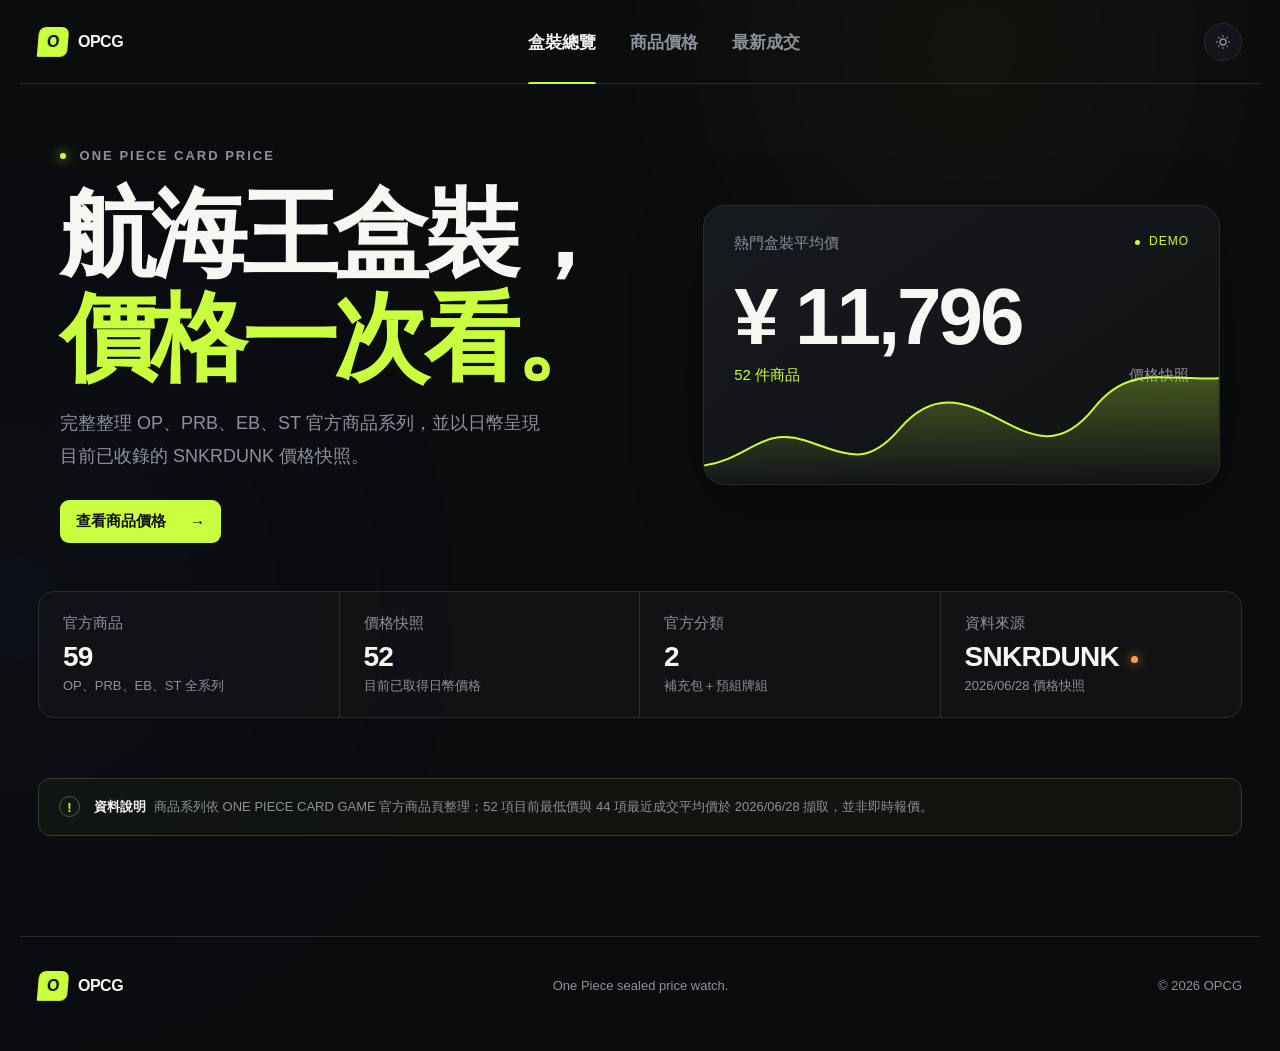
<file: index.html>
<!doctype html>
<html lang="zh-Hant">
  <head>
    <meta charset="UTF-8" />
    <meta name="viewport" content="width=device-width, initial-scale=1.0" />
    <meta name="description" content="整理航海王卡牌 OP、PRB、EB、ST 官方商品與 SNKRDUNK 日幣價格快照。" />
    <title>OPCG — 盒裝總覽</title>
    <link rel="stylesheet" href="styles.css?v=20260629-7" />
  </head>
  <body>
    <div class="ambient ambient-one"></div>
    <div class="ambient ambient-two"></div>

    <header class="topbar">
      <a class="brand" href="index.html" aria-label="OPCG 首頁">
        <span class="brand-mark">O</span>
        <span>OPCG</span>
      </a>
      <nav class="nav" aria-label="主要導覽">
        <a class="active" href="index.html" aria-current="page">盒裝總覽</a>
        <a href="products.html">商品價格</a>
        <a href="activity.html">最新成交</a>
      </nav>
      <button class="icon-button" id="themeButton" aria-label="切換顯示模式">
        <svg viewBox="0 0 24 24" aria-hidden="true"><path d="M12 3v2m0 14v2M3 12h2m14 0h2M5.64 5.64l1.42 1.42m9.88 9.88 1.42 1.42m0-12.72-1.42 1.42M7.06 16.94l-1.42 1.42M16 12a4 4 0 1 1-8 0 4 4 0 0 1 8 0Z"/></svg>
      </button>
    </header>

    <main>
      <section class="hero">
        <div class="hero-copy">
          <span class="eyebrow"><i></i> ONE PIECE CARD PRICE</span>
          <h1>航海王盒裝，<br /><em>價格一次看。</em></h1>
          <p>完整整理 OP、PRB、EB、ST 官方商品系列，並以日幣呈現目前已收錄的 SNKRDUNK 價格快照。</p>
          <a class="primary-link" href="products.html">查看商品價格 <span>→</span></a>
        </div>
        <div class="hero-stat" aria-label="市場指數">
          <div class="index-top">
            <span>熱門盒裝平均價</span>
            <span class="live"><i></i> DEMO</span>
          </div>
          <strong>¥ 11,796</strong>
          <div class="index-bottom"><span class="positive">52 件商品</span><span>價格快照</span></div>
          <svg class="hero-chart" viewBox="0 0 400 100" preserveAspectRatio="none" aria-hidden="true">
            <defs><linearGradient id="chartFill" x1="0" y1="0" x2="0" y2="1"><stop offset="0" stop-color="#caff3d" stop-opacity=".28"/><stop offset="1" stop-color="#caff3d" stop-opacity="0"/></linearGradient></defs>
            <path class="chart-area" d="M0 84 C35 78 45 50 78 62 S126 86 152 52 S202 28 228 43 S276 72 303 34 S356 10 400 8 L400 100 L0 100Z"/>
            <path class="chart-line" d="M0 84 C35 78 45 50 78 62 S126 86 152 52 S202 28 228 43 S276 72 303 34 S356 10 400 8"/>
          </svg>
        </div>
      </section>

      <section class="metric-grid" aria-label="市場摘要">
        <article class="metric"><span>官方商品</span><strong>59</strong><small>OP、PRB、EB、ST 全系列</small></article>
        <article class="metric"><span>價格快照</span><strong>52</strong><small>目前已取得日幣價格</small></article>
        <article class="metric"><span>官方分類</span><strong>2</strong><small>補充包＋預組牌組</small></article>
        <article class="metric"><span>資料來源</span><strong>SNKRDUNK <b class="heat-dot"></b></strong><small>2026/06/28 價格快照</small></article>
      </section>

      <section class="notice">
        <span>!</span>
        <p><strong>資料說明</strong>商品系列依 ONE PIECE CARD GAME 官方商品頁整理；52 項目前最低價與 44 項最近成交平均價於 2026/06/28 擷取，並非即時報價。</p>
      </section>
    </main>

    <footer><a class="brand" href="index.html"><span class="brand-mark">O</span><span>OPCG</span></a><p>One Piece sealed price watch.</p><span>© 2026 OPCG</span></footer>
    <script src="data/price-snapshot.js"></script>
    <script src="app.js?v=20260629-6"></script>
  </body>
</html>
</file>
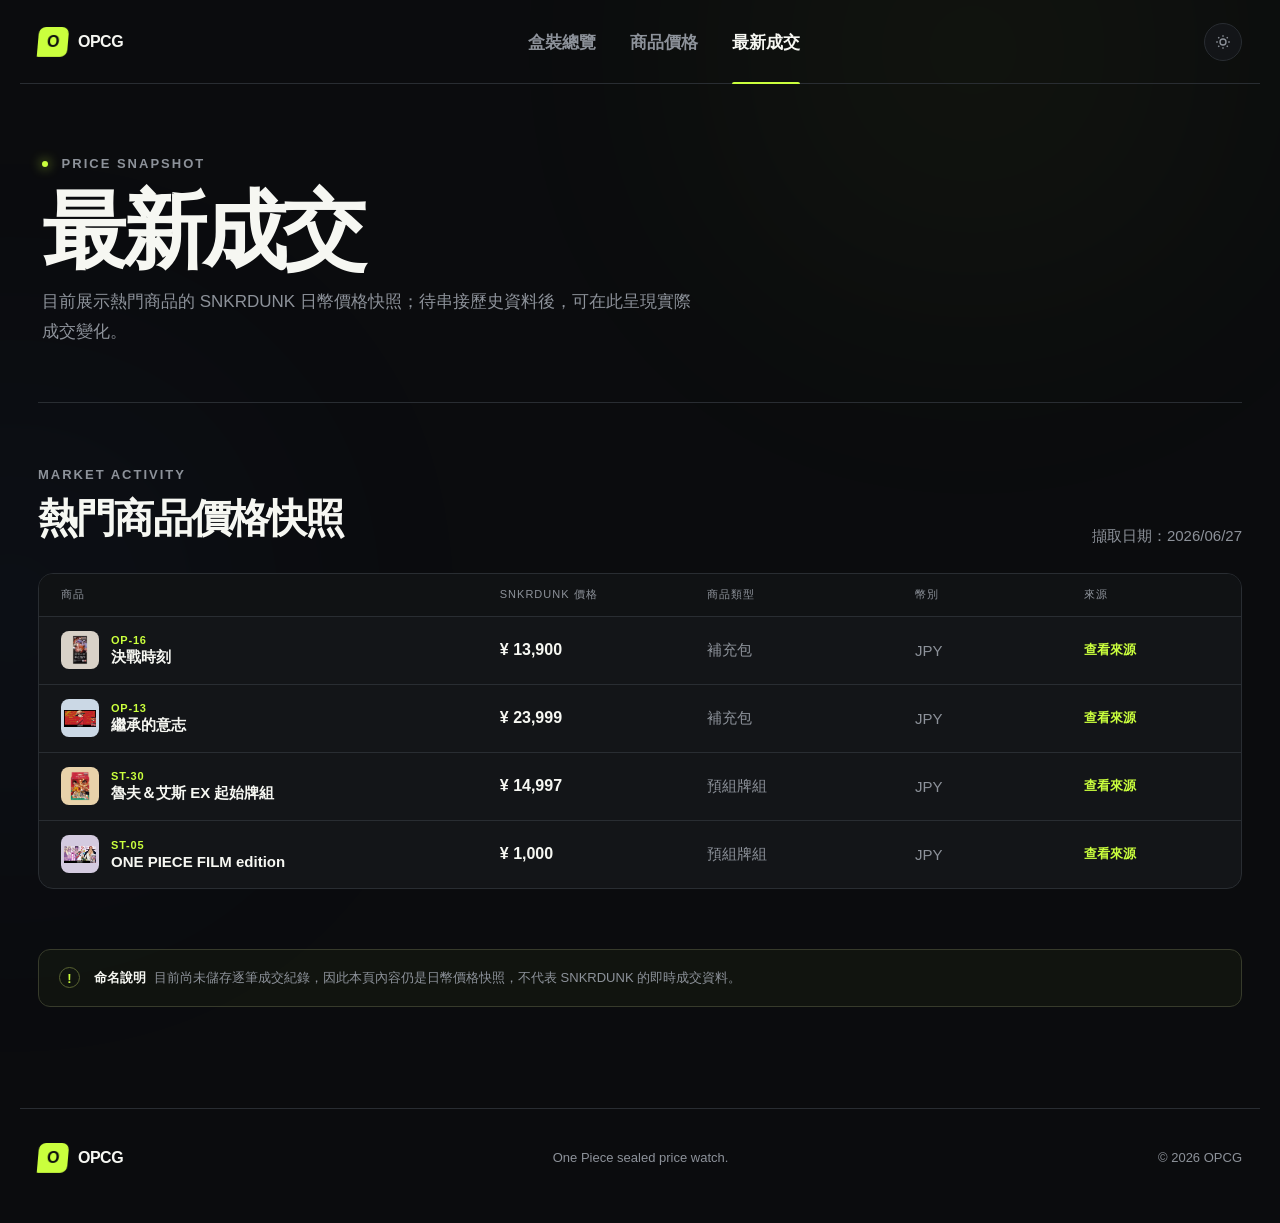
<file: activity.html>
<!doctype html>
<html lang="zh-Hant">
  <head>
    <meta charset="UTF-8" />
    <meta name="viewport" content="width=device-width, initial-scale=1.0" />
    <meta name="description" content="查看航海王卡牌盒裝熱門商品的 SNKRDUNK 價格快照。" />
    <title>OPCG — 最新成交</title>
    <link rel="stylesheet" href="styles.css?v=20260629-7" />
  </head>
  <body>
    <div class="ambient ambient-one"></div>
    <div class="ambient ambient-two"></div>

    <header class="topbar">
      <a class="brand" href="index.html" aria-label="OPCG 首頁">
        <span class="brand-mark">O</span>
        <span>OPCG</span>
      </a>
      <nav class="nav" aria-label="主要導覽">
        <a href="index.html">盒裝總覽</a>
        <a href="products.html">商品價格</a>
        <a class="active" href="activity.html" aria-current="page">最新成交</a>
      </nav>
      <button class="icon-button" id="themeButton" aria-label="切換顯示模式">
        <svg viewBox="0 0 24 24" aria-hidden="true"><path d="M12 3v2m0 14v2M3 12h2m14 0h2M5.64 5.64l1.42 1.42m9.88 9.88 1.42 1.42m0-12.72-1.42 1.42M7.06 16.94l-1.42 1.42M16 12a4 4 0 1 1-8 0 4 4 0 0 1 8 0Z"/></svg>
      </button>
    </header>

    <main class="page-main">
      <section class="page-intro">
        <span class="eyebrow"><i></i> PRICE SNAPSHOT</span>
        <h1>最新成交</h1>
        <p>目前展示熱門商品的 SNKRDUNK 日幣價格快照；待串接歷史資料後，可在此呈現實際成交變化。</p>
      </section>

      <section class="activity-section page-section">
        <div class="section-heading">
          <div><span class="eyebrow">MARKET ACTIVITY</span><h2>熱門商品價格快照</h2></div>
          <span class="update-time">擷取日期：2026/06/27</span>
        </div>
        <div class="activity-card">
          <div class="activity-head"><span>商品</span><span>SNKRDUNK 價格</span><span>商品類型</span><span>幣別</span><span>來源</span></div>
          <div id="activityList"></div>
        </div>
      </section>

      <section class="notice">
        <span>!</span>
        <p><strong>命名說明</strong>目前尚未儲存逐筆成交紀錄，因此本頁內容仍是日幣價格快照，不代表 SNKRDUNK 的即時成交資料。</p>
      </section>
    </main>

    <footer><a class="brand" href="index.html"><span class="brand-mark">O</span><span>OPCG</span></a><p>One Piece sealed price watch.</p><span>© 2026 OPCG</span></footer>
    <script src="data/price-snapshot.js"></script>
    <script src="app.js?v=20260629-6"></script>
  </body>
</html>
</file>
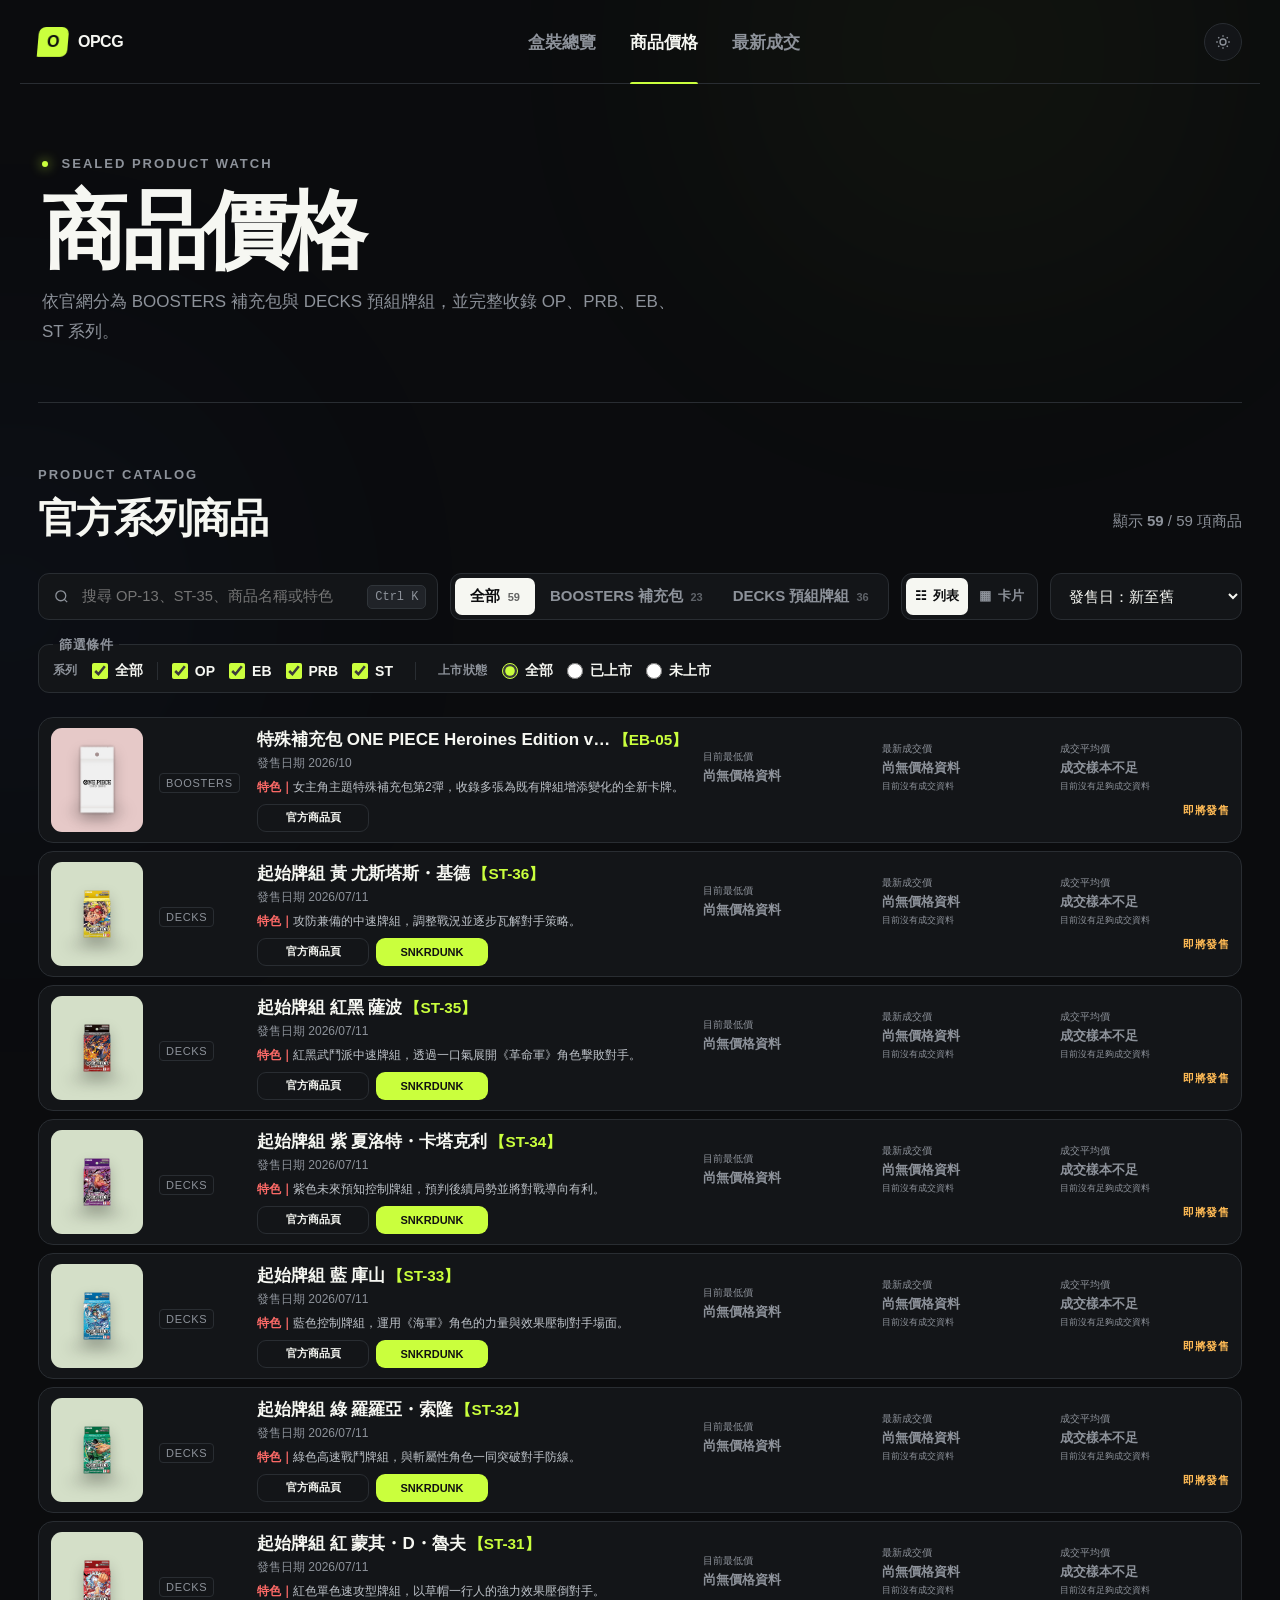
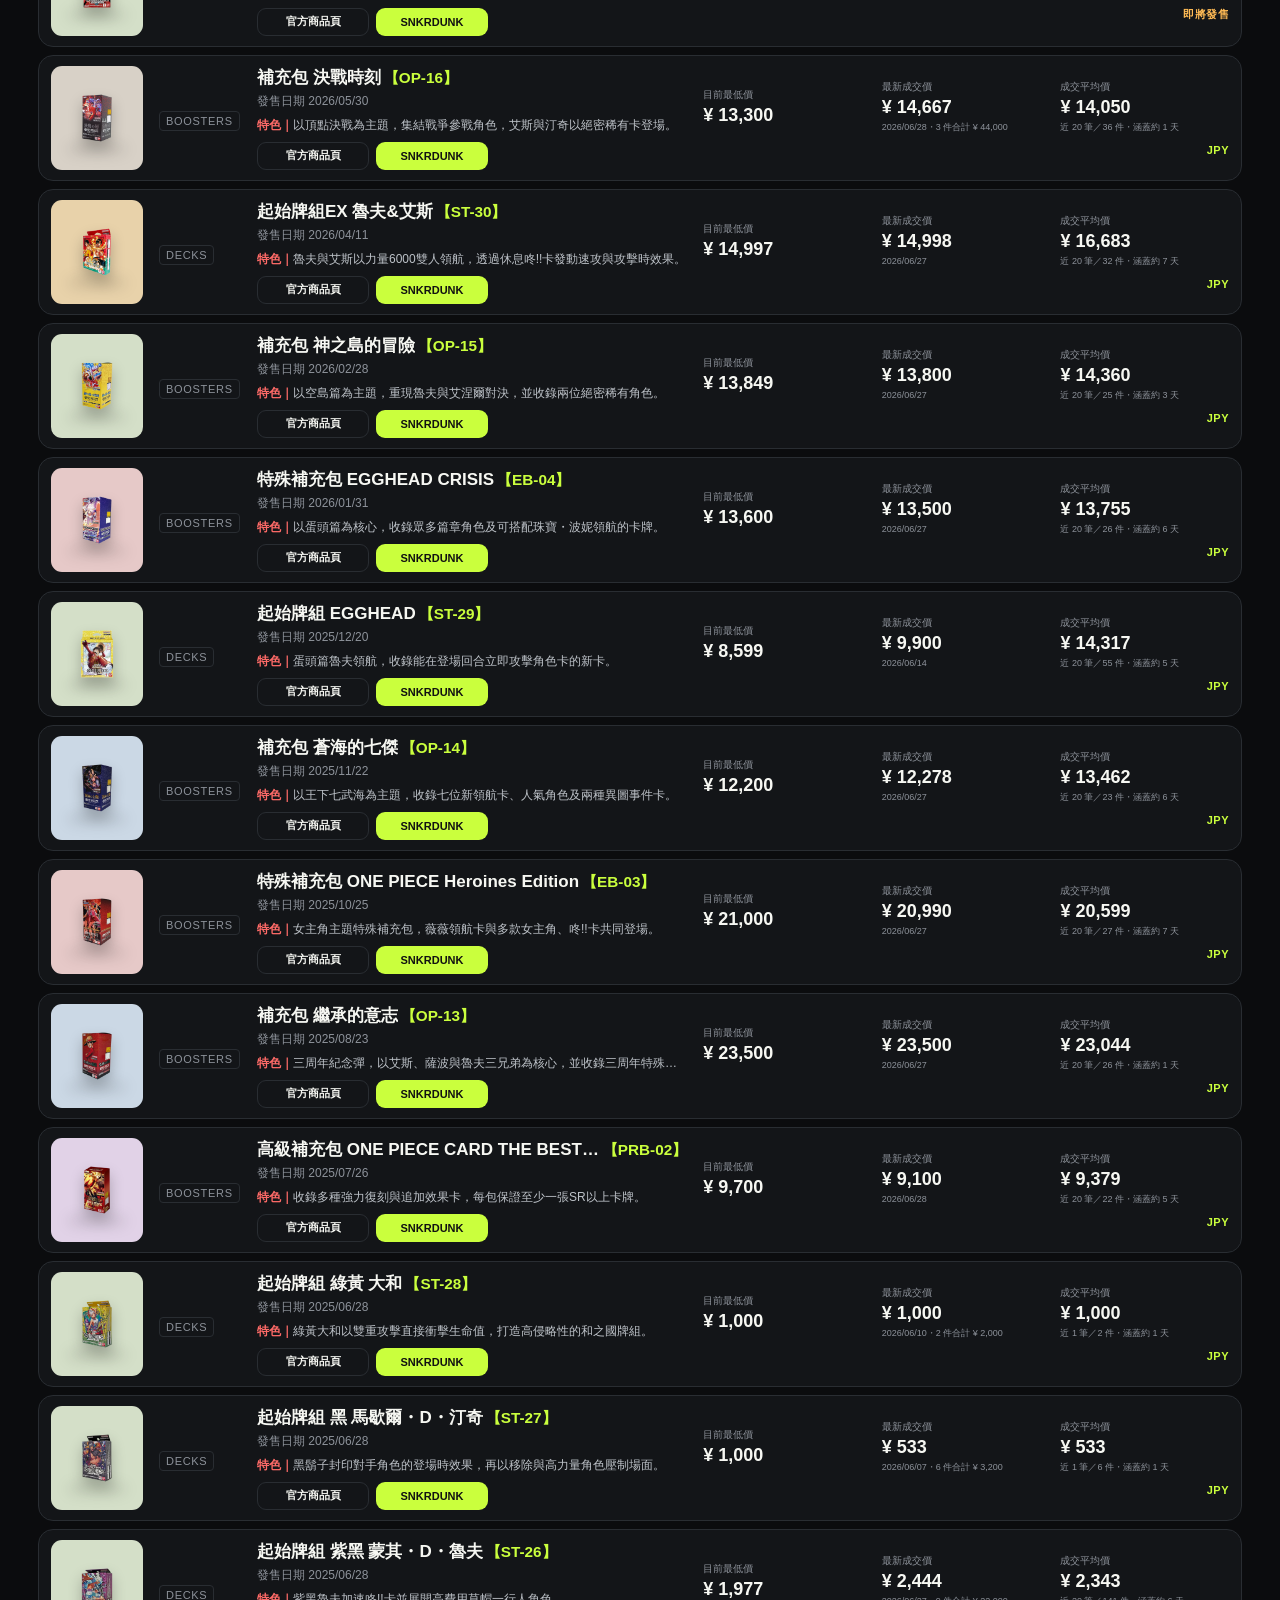
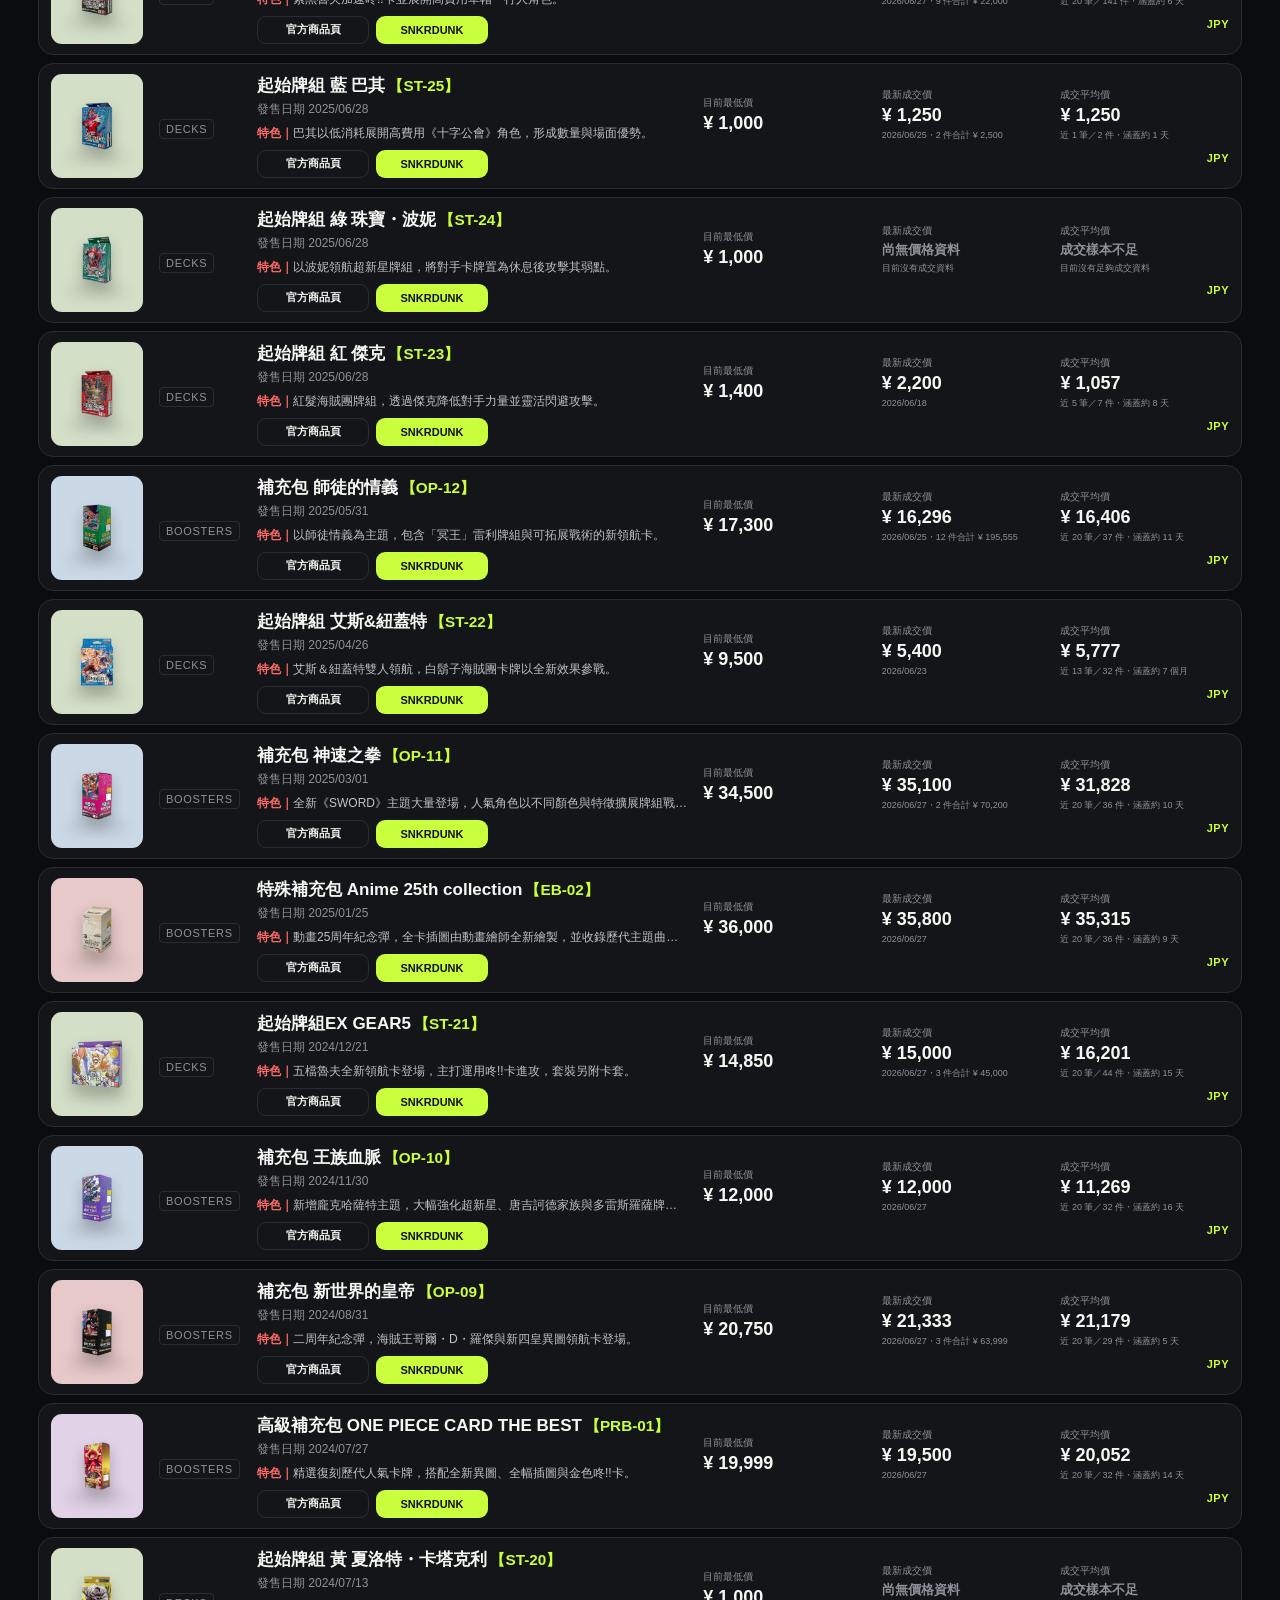
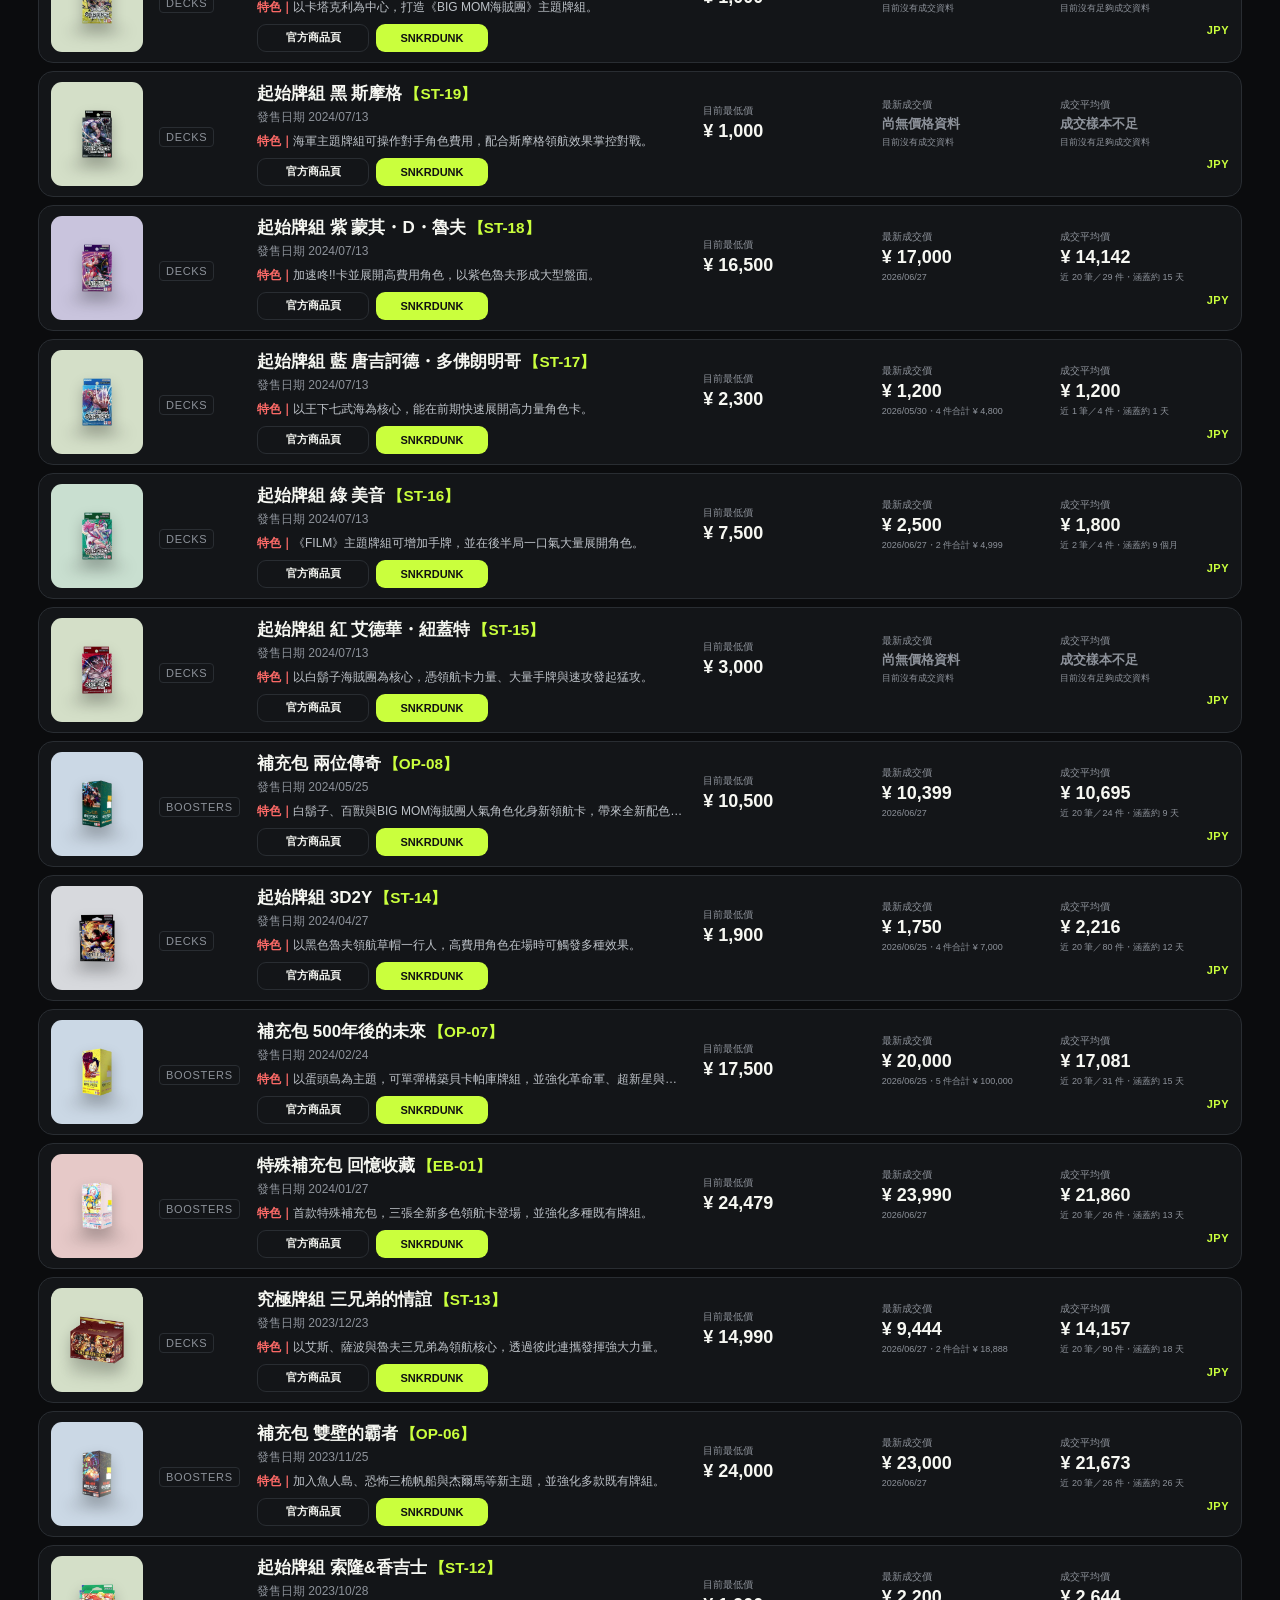
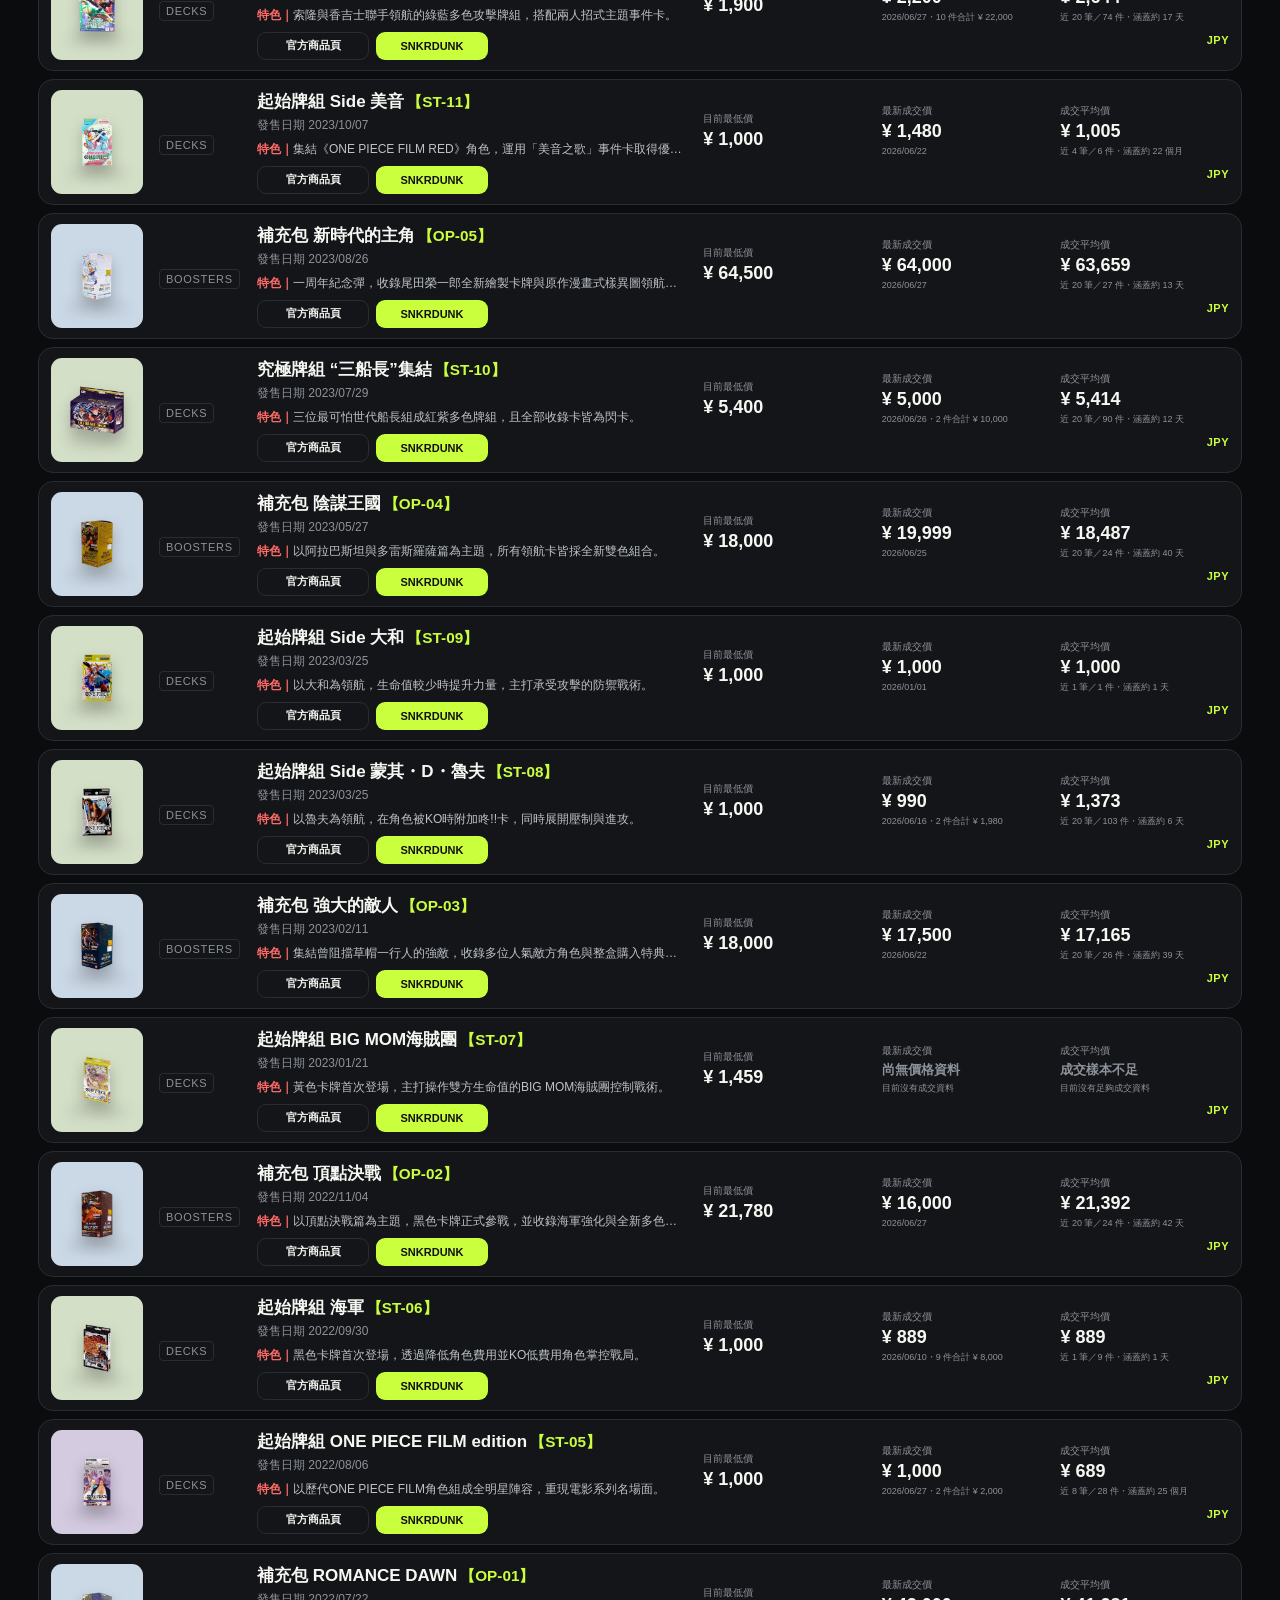
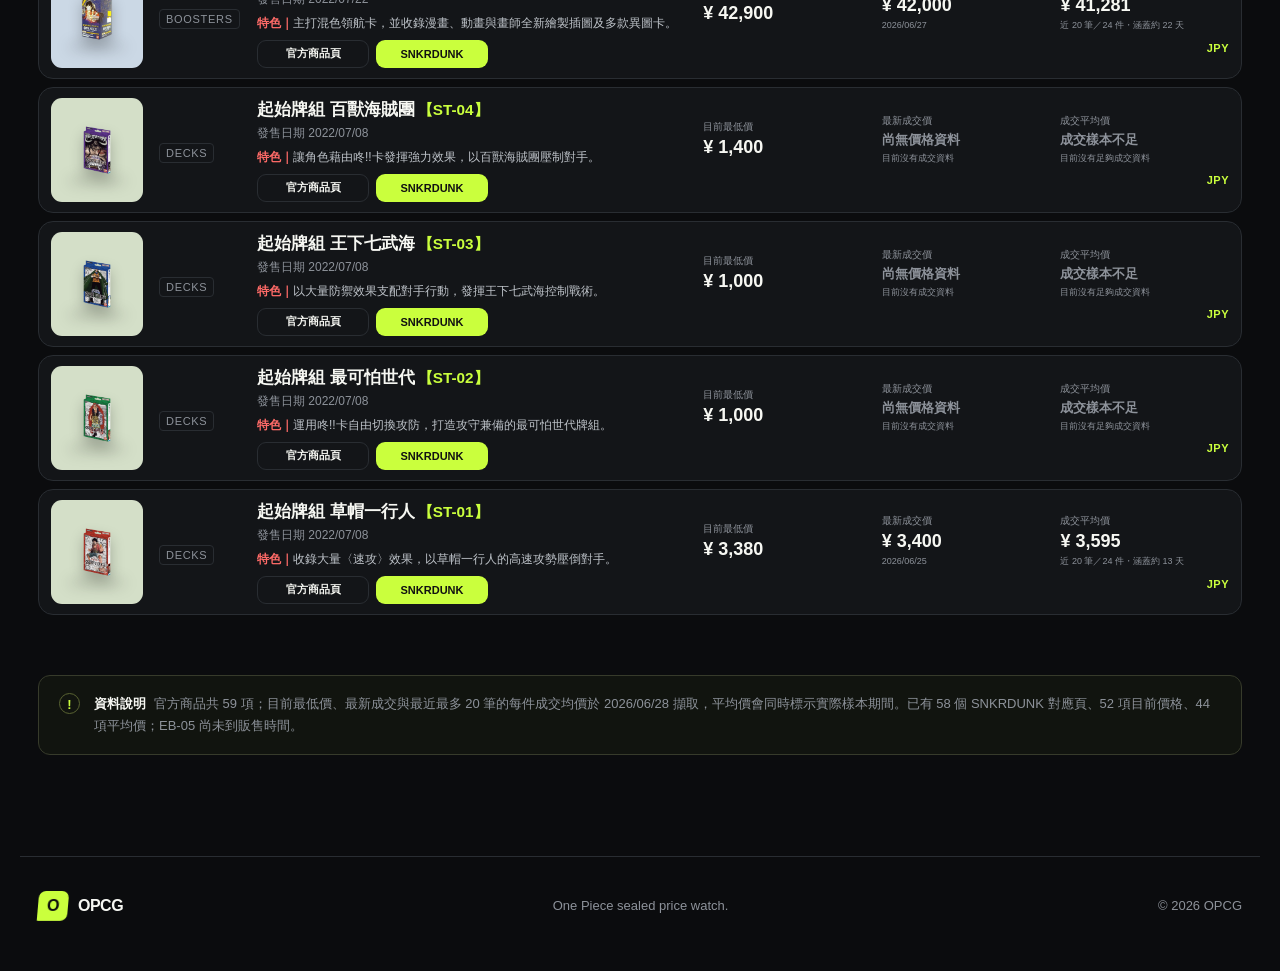
<file: products.html>
<!doctype html>
<html lang="zh-Hant">
  <head>
    <meta charset="UTF-8" />
    <meta name="viewport" content="width=device-width, initial-scale=1.0" />
    <meta name="description" content="瀏覽航海王卡牌 OP、PRB、EB、ST 官方商品系列與 SNKRDUNK 日幣價格快照。" />
    <title>OPCG — 商品價格</title>
    <link rel="stylesheet" href="styles.css?v=20260629-7" />
  </head>
  <body>
    <div class="ambient ambient-one"></div>
    <div class="ambient ambient-two"></div>

    <header class="topbar">
      <a class="brand" href="index.html" aria-label="OPCG 首頁">
        <span class="brand-mark">O</span>
        <span>OPCG</span>
      </a>
      <nav class="nav" aria-label="主要導覽">
        <a href="index.html">盒裝總覽</a>
        <a class="active" href="products.html" aria-current="page">商品價格</a>
        <a href="activity.html">最新成交</a>
      </nav>
      <button class="icon-button" id="themeButton" aria-label="切換顯示模式">
        <svg viewBox="0 0 24 24" aria-hidden="true"><path d="M12 3v2m0 14v2M3 12h2m14 0h2M5.64 5.64l1.42 1.42m9.88 9.88 1.42 1.42m0-12.72-1.42 1.42M7.06 16.94l-1.42 1.42M16 12a4 4 0 1 1-8 0 4 4 0 0 1 8 0Z"/></svg>
      </button>
    </header>

    <main class="page-main">
      <section class="page-intro">
        <span class="eyebrow"><i></i> SEALED PRODUCT WATCH</span>
        <h1>商品價格</h1>
        <p>依官網分為 BOOSTERS 補充包與 DECKS 預組牌組，並完整收錄 OP、PRB、EB、ST 系列。</p>
      </section>

      <section class="catalog page-section">
        <div class="section-heading">
          <div><span class="eyebrow">PRODUCT CATALOG</span><h2>官方系列商品</h2></div>
          <p id="catalogSummary">顯示 <b id="productCount">59</b> / 59 項商品</p>
        </div>

        <div class="toolbar">
          <div class="search-wrap">
            <svg viewBox="0 0 24 24" aria-hidden="true"><circle cx="11" cy="11" r="7"/><path d="m20 20-4-4"/></svg>
            <input id="searchInput" type="search" placeholder="搜尋 OP-13、ST-35、商品名稱或特色" autocomplete="off" />
            <kbd id="searchShortcut">Ctrl K</kbd>
          </div>
          <div class="category-tabs" id="categoryTabs" aria-label="商品分類">
            <button class="active" data-category="全部">全部 <small>59</small></button>
            <button data-category="BOOSTERS">BOOSTERS 補充包 <small>23</small></button>
            <button data-category="DECKS">DECKS 預組牌組 <small>36</small></button>
          </div>
          <div class="view-switch" id="viewSwitch" aria-label="商品排列方式">
            <button class="active" data-view="list" type="button" aria-label="列表排列">☷ <span>列表</span></button>
            <button data-view="cards" type="button" aria-label="卡片排列">▦ <span>卡片</span></button>
          </div>
          <label class="select-wrap"><span class="sr-only">排序方式</span><select id="sortSelect"><option value="newest">發售日：新至舊</option><option value="oldest">發售日：舊至新</option><option value="series-asc">系列編號：小至大</option><option value="series-desc">系列編號：大至小</option><option value="low">價格：低至高</option><option value="high">價格：高至低</option></select></label>
        </div>

        <div class="filter-bar">
          <fieldset class="filter-panel">
            <legend>篩選條件</legend>
            <div class="filter-groups">
              <div class="filter-group" id="seriesFilters" role="group" aria-labelledby="seriesFilterLabel">
                <span class="filter-label" id="seriesFilterLabel">系列</span>
                <label class="series-all"><input type="checkbox" value="全部" checked /><span>全部</span></label>
                <label><input type="checkbox" value="OP" data-series checked /><span>OP</span></label>
                <label><input type="checkbox" value="EB" data-series checked /><span>EB</span></label>
                <label><input type="checkbox" value="PRB" data-series checked /><span>PRB</span></label>
                <label><input type="checkbox" value="ST" data-series checked /><span>ST</span></label>
              </div>
              <div class="filter-group" id="statusFilters" role="group" aria-labelledby="statusFilterLabel">
                <span class="filter-label" id="statusFilterLabel">上市狀態</span>
                <label><input type="radio" name="releaseStatus" value="全部" checked /><span>全部</span></label>
                <label><input type="radio" name="releaseStatus" value="已上市" /><span>已上市</span></label>
                <label><input type="radio" name="releaseStatus" value="未上市" /><span>未上市</span></label>
              </div>
            </div>
          </fieldset>
        </div>

        <div class="product-layout">
          <div class="product-grid" id="productGrid" aria-live="polite"></div>
        </div>
        <div class="empty-state" id="emptyState" hidden><span>⌁</span><h3>找不到符合的商品</h3><p>試著更換關鍵字、商品分類或上市狀態。</p></div>
      </section>

      <section class="notice">
        <span>!</span>
        <p><strong>資料說明</strong>官方商品共 59 項；目前最低價、最新成交與最近最多 20 筆的每件成交均價於 2026/06/28 擷取，平均價會同時標示實際樣本期間。已有 58 個 SNKRDUNK 對應頁、52 項目前價格、44 項平均價；EB-05 尚未到販售時間。</p>
      </section>
    </main>

    <footer><a class="brand" href="index.html"><span class="brand-mark">O</span><span>OPCG</span></a><p>One Piece sealed price watch.</p><span>© 2026 OPCG</span></footer>
    <script src="data/price-snapshot.js"></script>
    <script src="data/catalog-data.js?v=20260629-2"></script>
    <script src="app.js?v=20260629-6"></script>
  </body>
</html>
</file>
<file: styles.css>
:root {
  --bg: #0b0c0e;
  --surface: #131518;
  --surface-2: #181b1f;
  --line: #292d32;
  --text: #f6f7f2;
  --muted: #8d929a;
  --accent: #caff3d;
  --red: #ff6b68;
  --shadow: 0 22px 70px rgba(0, 0, 0, .26);
}

* { box-sizing: border-box; }
[hidden] { display: none !important; }
html { scroll-behavior: smooth; }
body { margin: 0; min-height: 100vh; display: flex; flex-direction: column; color: var(--text); background: var(--bg); font-family: "Segoe UI", "Microsoft JhengHei", sans-serif; }
button, input, select { font: inherit; }
button, a { -webkit-tap-highlight-color: transparent; }
a { color: inherit; text-decoration: none; }
.sr-only { position: absolute; width: 1px; height: 1px; overflow: hidden; clip: rect(0, 0, 0, 0); }
.ambient { position: fixed; z-index: -1; width: 460px; height: 460px; border-radius: 50%; filter: blur(150px); opacity: .055; pointer-events: none; }
.ambient-one { top: -180px; right: 6%; background: var(--accent); }
.ambient-two { top: 42%; left: -220px; background: #5581ff; }

.topbar { width: 100%; max-width: 1240px; min-height: 82px; margin: auto; padding: 0 18px; display: grid; grid-template-columns: max-content minmax(0, 1fr) max-content; align-items: center; column-gap: 32px; border-bottom: 1px solid var(--line); }
.brand { display: inline-flex; align-items: center; gap: 10px; font-size: 16px; font-weight: 800; letter-spacing: -.5px; }
.brand-mark { width: 30px; height: 30px; display: grid; place-items: center; color: #0b0c0e; background: var(--accent); border-radius: 7px 7px 7px 1px; font-weight: 900; transform: skew(-5deg); }
.nav { min-width: 0; display: flex; justify-self: center; gap: 34px; color: var(--muted); font-size: 17px; font-weight: 600; }
.nav a { position: relative; padding: 31px 0 29px; transition: color .2s; }
.nav a:hover, .nav a.active { color: var(--text); }
.nav a.active::after { content: ""; position: absolute; right: 0; bottom: -1px; left: 0; height: 2px; background: var(--accent); border-radius: 2px 2px 0 0; }
.icon-button { justify-self: end; width: 38px; height: 38px; display: grid; place-items: center; color: var(--muted); background: var(--surface); border: 1px solid var(--line); border-radius: 50%; cursor: pointer; }
.icon-button svg { width: 18px; fill: none; stroke: currentColor; stroke-width: 1.8; }

main { width: 100%; max-width: 1240px; flex: 1; margin: auto; padding: 0 18px; }
.hero { min-height: 440px; display: grid; grid-template-columns: 1.05fr .95fr; gap: 72px; align-items: center; padding: 62px 22px 48px; }
.eyebrow { color: var(--muted); font-size: 13px; font-weight: 700; letter-spacing: 2px; }
.eyebrow i { width: 6px; height: 6px; display: inline-block; margin: 0 8px 1px 0; background: var(--accent); border-radius: 50%; box-shadow: 0 0 12px var(--accent); }
h1 { margin: 18px 0; font-size: clamp(60px, 7.5vw, 98px); line-height: 1.08; letter-spacing: -5px; }
h1 em { color: var(--accent); font-style: normal; }
.hero-copy p { max-width: 480px; margin: 0; color: var(--muted); font-size: 18px; line-height: 1.8; }
.primary-link { display: inline-flex; align-items: center; gap: 24px; margin-top: 28px; padding: 12px 16px; color: #111; background: var(--accent); border-radius: 9px; font-size: 15px; font-weight: 800; transition: transform .2s, filter .2s; }
.primary-link:hover { filter: brightness(1.05); transform: translateY(-1px); }
.hero-stat { overflow: hidden; position: relative; min-height: 280px; padding: 28px 30px; background: linear-gradient(145deg, #171a1d, #101214); border: 1px solid var(--line); border-radius: 22px; box-shadow: var(--shadow); }
.index-top, .index-bottom { display: flex; justify-content: space-between; color: var(--muted); font-size: 15px; }
.live { color: var(--accent); font-size: 12px; letter-spacing: 1px; }
.live i { display: inline-block; width: 5px; height: 5px; margin-right: 5px; background: currentColor; border-radius: 50%; animation: pulse 1.8s infinite; }
.hero-stat strong { display: block; margin: 18px 0 3px; font-size: clamp(52px, 6.25vw, 80px); letter-spacing: -3px; }
.positive { color: var(--accent) !important; }
.negative { color: var(--red) !important; }
.hero-chart { position: absolute; bottom: 0; left: 0; width: 100%; height: 115px; }
.chart-area { fill: url(#chartFill); }
.chart-line { fill: none; stroke: var(--accent); stroke-width: 2; vector-effect: non-scaling-stroke; }

.metric-grid { display: grid; grid-template-columns: repeat(4, 1fr); overflow: hidden; background: rgba(19, 21, 24, .74); border: 1px solid var(--line); border-radius: 16px; }
.metric { padding: 22px 24px; border-right: 1px solid var(--line); }
.metric:last-child { border: 0; }
.metric > span { color: var(--muted); font-size: 15px; }
.metric strong { display: block; margin: 8px 0 3px; font-size: 28px; letter-spacing: -.7px; }
.metric small { color: var(--muted); font-size: 13px; }
.heat-dot { display: inline-block; width: 7px; height: 7px; margin-left: 5px; vertical-align: 3px; background: #ff9f43; border-radius: 50%; box-shadow: 0 0 12px #ff9f43; }

.page-main { padding-bottom: 1px; }
.page-intro { padding: 70px 4px 54px; border-bottom: 1px solid var(--line); }
.page-intro h1 { margin: 13px 0 10px; font-size: clamp(52px, 7.5vw, 85px); }
.page-intro p { max-width: 650px; margin: 0; color: var(--muted); font-size: 17px; line-height: 1.8; }
.catalog, .activity-section { padding-top: 105px; }
.page-section { padding-top: 62px; }
.section-heading { display: flex; justify-content: space-between; align-items: end; margin-bottom: 27px; }
.section-heading h2 { margin: 8px 0 0; font-size: 40px; letter-spacing: -1.8px; }
.section-heading > p, .update-time { color: var(--muted); font-size: 15px; }

.toolbar { display: grid; grid-template-columns: minmax(250px, 1fr) auto auto auto; gap: 12px; margin-bottom: 16px; }
.search-wrap { position: relative; min-width: 0; }
.search-wrap svg { position: absolute; top: 15px; left: 15px; width: 17px; fill: none; stroke: var(--muted); stroke-width: 1.8; }
.search-wrap input { width: 100%; min-width: 0; height: 47px; padding: 0 72px 0 43px; overflow: hidden; color: var(--text); background: var(--surface); border: 1px solid var(--line); border-radius: 11px; outline: none; text-overflow: ellipsis; font-size: clamp(13px, 1.15vw, 16px); transition: border .2s, box-shadow .2s; }
.search-wrap input:focus { border-color: #525a61; box-shadow: 0 0 0 3px rgba(202, 255, 61, .06); }
.search-wrap kbd { position: absolute; top: 12px; right: 12px; padding: 4px 7px; color: var(--muted); background: #202328; border: 1px solid #30353a; border-radius: 5px; font-size: 12px; }
.category-tabs { display: flex; padding: 4px; background: var(--surface); border: 1px solid var(--line); border-radius: 11px; }
.category-tabs, .filter-group { scrollbar-width: none; }
.category-tabs::-webkit-scrollbar, .filter-group::-webkit-scrollbar { display: none; }
.category-tabs button { padding: 0 15px; color: var(--muted); background: transparent; border: 0; border-radius: 7px; font-size: 15px; font-weight: 600; cursor: pointer; }
.category-tabs button.active { color: var(--bg); background: var(--text); }
.category-tabs button small { margin-left: 3px; font-size: 11px; opacity: .62; }
.view-switch { display: flex; gap: 2px; padding: 4px; background: var(--surface); border: 1px solid var(--line); border-radius: 11px; }
.view-switch button { min-width: 58px; padding: 0 9px; color: var(--muted); background: transparent; border: 0; border-radius: 7px; font-size: 13px; font-weight: 700; cursor: pointer; }
.view-switch button.active { color: var(--bg); background: var(--text); }
.view-switch button span { margin-left: 3px; }
.select-wrap select { height: 47px; padding: 0 36px 0 14px; color: var(--text); background: var(--surface); border: 1px solid var(--line); border-radius: 11px; outline: none; font-size: 15px; cursor: pointer; }

.filter-bar { margin-bottom: 24px; }
.filter-panel { min-width: 0; margin: 0; padding: 8px 14px 12px; background: var(--surface); border: 1px solid var(--line); border-radius: 11px; }
.filter-panel > legend { padding: 0 6px; color: var(--muted); font-size: 13px; font-weight: 700; letter-spacing: .5px; }
.filter-groups { min-width: 0; display: flex; align-items: center; flex-wrap: wrap; gap: 12px 22px; }
.filter-group { min-width: 0; display: flex; align-items: center; flex-wrap: wrap; gap: 14px; }
.filter-group + .filter-group { padding-left: 22px; border-left: 1px solid var(--line); }
.filter-label { color: var(--muted); font-size: 12px; font-weight: 800; letter-spacing: .4px; }
.filter-group label { display: inline-flex; align-items: center; gap: 7px; color: var(--text); font-size: 14px; font-weight: 700; cursor: pointer; }
.filter-group input { width: 16px; height: 16px; margin: 0; accent-color: var(--accent); cursor: pointer; }
.filter-group .series-all { padding-right: 14px; border-right: 1px solid var(--line); }

.product-layout { display: block; }
.product-grid { display: grid; grid-template-columns: repeat(2, minmax(0, 1fr)); gap: 14px; }
.product-card { min-width: 0; display: grid; grid-template-columns: 105px minmax(0, 1fr); gap: 16px; padding: 14px; background: var(--surface); border: 1px solid var(--line); border-radius: 15px; transition: transform .2s, border-color .2s, background .2s; }
.product-card:hover { background: var(--surface-2); border-color: #3f464d; transform: translateY(-2px); }
.product-card.selected { border-color: rgba(202, 255, 61, .55); box-shadow: inset 0 0 0 1px rgba(202, 255, 61, .12); }
.product-image { position: relative; height: 132px; display: grid; place-items: center; overflow: hidden; border-radius: 11px; }
.product-image::after { content: ""; position: absolute; bottom: 16px; width: 65%; height: 10px; background: rgba(0, 0, 0, .14); border-radius: 50%; filter: blur(7px); }
.product-photo { position: relative; z-index: 1; width: 100%; height: 100%; padding: 7px; object-fit: contain; filter: drop-shadow(0 7px 7px rgba(0, 0, 0, .24)); }
.product-placeholder { position: relative; z-index: 1; width: calc(100% - 14px); height: calc(100% - 14px); padding: 10px; display: flex; flex-direction: column; justify-content: space-between; color: #101214; background: linear-gradient(145deg, rgba(255, 255, 255, .5), rgba(255, 255, 255, .12)); border: 1px solid rgba(16, 18, 20, .16); border-radius: 8px; }
.product-placeholder small { font-size: 8px; line-height: 1.35; letter-spacing: .5px; font-weight: 800; }
.product-placeholder strong { font-size: 23px; letter-spacing: -1px; }
.product-placeholder-prb { background: linear-gradient(145deg, rgba(255, 255, 255, .65), rgba(156, 105, 188, .15)); }
.product-placeholder-eb { background: linear-gradient(145deg, rgba(255, 255, 255, .65), rgba(200, 80, 77, .14)); }
.product-placeholder-st { background: linear-gradient(145deg, rgba(255, 255, 255, .65), rgba(96, 145, 67, .15)); }
.product-meta { min-width: 0; padding: 3px 2px; }
.product-topline { display: flex; justify-content: flex-start; align-items: center; gap: 8px; }
.tag { display: inline-block; padding: 3px 6px; color: var(--muted); border: 1px solid var(--line); border-radius: 4px; font-size: 11px; letter-spacing: .7px; }
.code-badge { display: inline-block; padding: 4px 7px; color: #111; background: var(--accent); border-radius: 5px; font-size: 12px; font-weight: 800; letter-spacing: .8px; }
.product-card h3 { min-width: 0; display: flex; align-items: baseline; gap: 3px; margin: 9px 0 4px; white-space: nowrap; font-size: 16px; }
.product-title { min-width: 0; overflow: hidden; text-overflow: ellipsis; }
.product-number { flex: 0 0 auto; color: var(--accent); font-size: .9em; }
.sku { display: block; overflow: hidden; color: var(--muted); white-space: nowrap; text-overflow: ellipsis; font-size: 12px; }
.product-feature { min-height: 3em; display: -webkit-box; margin: 9px 0 0; overflow: hidden; color: #bec3c9; font-size: 12px; line-height: 1.5; -webkit-box-orient: vertical; -webkit-line-clamp: 2; }
.feature-label { display: none; color: var(--red); font-weight: 800; }

.price-row { margin-top: 17px; }
.market-price-grid { display: grid; grid-template-columns: repeat(3, minmax(0, 1fr)); align-items: end; gap: 10px; }
.market-price-grid > div { min-width: 0; }
.market-price-grid small { display: block; margin-bottom: 3px; color: var(--muted); font-size: 10px; }
.market-price-grid strong { display: block; overflow-wrap: anywhere; font-size: 18px; }
.market-price-grid strong.no-price { color: var(--muted); font-size: 13px; font-weight: 600; }
.market-price-grid em { display: block; margin-top: 3px; color: var(--muted); font-size: 9px; line-height: 1.35; font-style: normal; }
.market-price-grid .availability { grid-column: 1 / -1; justify-self: end; }
.availability { color: var(--accent); font-size: 11px; font-weight: 800; letter-spacing: .5px; }
.availability.upcoming { color: #ffbb55; }
.change { font-size: 13px; font-weight: 700; }
.product-actions { display: grid; grid-template-columns: .85fr 1.15fr; gap: 8px; margin-top: 12px; }
.product-actions.single { grid-template-columns: 1fr; }

.detail-panel { position: sticky; top: 18px; min-width: 0; min-height: 420px; padding: 22px; background: linear-gradient(145deg, #171a1d, #111315); border: 1px solid var(--line); border-radius: 16px; box-shadow: var(--shadow); }
.detail-hero { position: relative; height: 158px; display: grid; place-items: center; overflow: hidden; border-radius: 13px; }
.detail-hero .product-photo { padding: 10px; }
.detail-hero .code-badge { position: absolute; z-index: 2; top: 12px; left: 12px; }
.detail-panel h3 { margin: 18px 0 5px; font-size: 22px; }
.detail-sku { color: var(--muted); font-size: 13px; }
.detail-feature { margin-top: 16px; padding: 12px 13px; background: rgba(202, 255, 61, .045); border-left: 2px solid var(--accent); border-radius: 0 8px 8px 0; }
.detail-feature span { color: var(--accent); font-size: 11px; font-weight: 800; letter-spacing: .7px; }
.detail-feature p { margin: 5px 0 0; color: var(--text); font-size: 13px; line-height: 1.6; }
.detail-price { display: block; margin-top: 17px; padding-bottom: 19px; border-bottom: 1px solid var(--line); }
.detail-price-values { display: grid; grid-template-columns: repeat(2, minmax(0, 1fr)); gap: 15px; }
.detail-price-values > div { min-width: 0; }
.detail-price-values > div:nth-child(3) { grid-column: 1 / -1; }
.detail-price span { color: var(--muted); font-size: 12px; }
.detail-price strong { display: block; margin-top: 4px; overflow-wrap: anywhere; font-size: 25px; }
.detail-price strong.no-price { color: var(--muted); font-size: 18px; }
.detail-price-values small { display: block; margin-top: 4px; color: var(--muted); font-size: 10px; line-height: 1.4; }
.detail-price > .availability { display: block; margin-top: 9px; text-align: right; }
.range { display: grid; grid-template-columns: repeat(3, 1fr); gap: 8px; margin: 16px 0; }
.range div { min-width: 0; padding: 10px; background: #1c1f23; border-radius: 8px; }
.range span { display: block; margin-bottom: 5px; color: var(--muted); font-size: 11px; }
.range strong { overflow-wrap: anywhere; font-size: 14px; }
.detail-actions { display: grid; grid-template-columns: .8fr 1.2fr; gap: 8px; }
.detail-actions.single { grid-template-columns: 1fr; }
.source-link, .view-button { height: 42px; display: grid; place-items: center; border: 1px solid var(--line); border-radius: 9px; font-size: 13px; font-weight: 800; cursor: pointer; transition: transform .2s, filter .2s, border-color .2s; }
.source-link:hover { border-color: var(--muted); transform: translateY(-1px); }
.view-button { width: 100%; color: #111; background: var(--accent); border: 0; font-size: 14px; }
.view-button:hover { filter: brightness(1.05); transform: translateY(-1px); }

.product-grid.list-view { grid-template-columns: 1fr; gap: 8px; }
.list-view .product-card { grid-template-columns: 92px minmax(0, 1fr); min-height: 124px; padding: 10px 12px; }
.list-view .product-image { height: 104px; }
.list-view .product-meta { display: grid; grid-template-columns: 82px minmax(220px, .9fr) minmax(430px, 1.1fr); grid-template-rows: auto auto auto auto; align-items: center; gap: 2px 16px; padding: 0; }
.list-view .product-topline { grid-column: 1; grid-row: 1 / 5; flex-direction: column; align-items: flex-start; justify-content: center; }
.list-view .tag { margin-top: 6px; }
.list-view .product-card h3 { grid-column: 2; grid-row: 1; margin: 0 0 2px; font-size: 17px; }
.list-view .sku { grid-column: 2; grid-row: 2; }
.list-view .product-feature { grid-column: 2; grid-row: 3; min-height: 0; margin: 3px 0 0; -webkit-line-clamp: 1; }
.list-view .feature-label { display: inline; }
.list-view .product-actions { grid-column: 2; grid-row: 4; display: flex; gap: 7px; margin-top: 6px; }
.list-view .product-actions a { width: auto; min-width: 112px; height: 28px; padding: 0 11px; font-size: 11px; }
.list-view .market-price-grid { grid-column: 3; grid-row: 1 / 5; grid-template-columns: repeat(3, minmax(0, 1fr)); margin: 0; align-items: center; }
.list-view .market-price-grid .availability { grid-column: 1 / -1; justify-self: end; }

.empty-state { padding: 70px; color: var(--muted); text-align: center; border: 1px dashed var(--line); border-radius: 16px; }
.empty-state span { font-size: 43px; }
.empty-state h3 { margin: 10px 0 5px; color: var(--text); }
.empty-state p { margin: 0; font-size: 16px; }
.activity-card { overflow: hidden; background: var(--surface); border: 1px solid var(--line); border-radius: 15px; }
.activity-head, .activity-row { display: grid; grid-template-columns: 2.2fr 1fr 1fr .8fr .7fr; align-items: center; gap: 15px; padding: 0 22px; }
.activity-head { height: 42px; color: var(--muted); background: #101214; font-size: 11px; text-transform: uppercase; letter-spacing: 1px; }
.activity-row { min-height: 68px; border-top: 1px solid var(--line); font-size: 15px; }
.activity-product { display: flex; align-items: center; gap: 12px; font-weight: 600; }
.mini-visual { width: 38px; height: 38px; display: grid; place-items: center; overflow: hidden; border-radius: 8px; font-size: 25px; }
.mini-visual img { width: 100%; height: 100%; padding: 3px; object-fit: contain; }
.activity-code { display: block; margin-bottom: 2px; color: var(--accent); font-size: 11px; letter-spacing: .8px; }
.activity-row > span { color: var(--muted); }
.activity-row strong { font-size: 16px; }
.notice { display: flex; gap: 14px; margin: 60px 0 100px; padding: 17px 20px; color: var(--muted); background: rgba(202, 255, 61, .035); border: 1px solid #373b2b; border-radius: 12px; font-size: 13px; line-height: 1.7; }
.notice > span { flex: 0 0 auto; width: 21px; height: 21px; display: grid; place-items: center; color: var(--accent); border: 1px solid #596332; border-radius: 50%; font-weight: 700; }
.notice p { margin: 0; }
.notice strong { margin-right: 8px; color: var(--text); }
footer { width: 100%; max-width: 1240px; margin: auto; padding: 28px 18px 45px; display: flex; justify-content: space-between; align-items: center; color: var(--muted); border-top: 1px solid var(--line); font-size: 13px; }
footer .brand { color: var(--text); }

body.light { --bg: #f3f4ef; --surface: #fff; --surface-2: #f8f9f5; --line: #dedfd8; --text: #171916; --muted: #777c75; --shadow: 0 22px 70px rgba(35, 40, 30, .08); }
body.light .hero-stat, body.light .detail-panel { background: linear-gradient(145deg, #fff, #f3f5ed); }
body.light .activity-head { background: #eff1eb; }
body.light .range div, body.light .search-wrap kbd { background: #eff1eb; }

@keyframes pulse { 50% { opacity: .3; } }

@media (max-width: 1080px) {
  .toolbar { grid-template-columns: minmax(0, 1fr) auto auto; }
  .search-wrap { grid-column: 1 / -1; }
  .category-tabs { overflow-x: auto; }
  .list-view .product-meta { grid-template-columns: 72px minmax(190px, .85fr) minmax(350px, 1.15fr); gap: 2px 10px; }
}

@media (max-width: 980px) {
  .hero { grid-template-columns: 1fr 1fr; gap: 30px; }
}

@media (max-width: 700px) {
  .topbar { min-height: 112px; grid-template-columns: 1fr auto; padding-top: 14px; }
  .nav { grid-column: 1 / -1; grid-row: 2; width: 100%; justify-content: space-between; gap: 12px; }
  .nav a { flex: 1; padding: 16px 0 14px; text-align: center; font-size: 15px; }
  .hero { min-height: auto; grid-template-columns: 1fr; padding: 55px 5px 30px; }
  .hero-stat { min-height: 245px; }
  .hero-copy p { font-size: 17px; }
  h1 { letter-spacing: -3px; }
  .metric-grid { grid-template-columns: 1fr 1fr; }
  .metric:nth-child(2) { border-right: 0; }
  .metric:nth-child(-n+2) { border-bottom: 1px solid var(--line); }
  .catalog, .activity-section { padding-top: 75px; }
  .page-section { padding-top: 48px; }
  .page-intro { padding: 46px 4px 38px; }
  .section-heading { align-items: start; }
  .section-heading > p { display: none; }
  .toolbar { display: flex; flex-wrap: wrap; }
  .search-wrap { width: 100%; }
  .category-tabs { width: 100%; order: 2; overflow-x: auto; }
  .category-tabs button { flex: 1 0 auto; min-height: 38px; padding: 0 12px; }
  .view-switch { order: 1; }
  .select-wrap { order: 1; margin-left: auto; }
  .select-wrap select { max-width: 148px; }
  .filter-panel { padding: 7px 12px 11px; }
  .filter-groups { display: grid; gap: 9px; }
  .filter-group { gap: 12px; overflow-x: auto; flex-wrap: nowrap; padding: 2px 0; }
  .filter-group + .filter-group { padding: 10px 0 2px; border-top: 1px solid var(--line); border-left: 0; }
  .filter-label, .filter-group label { flex: 0 0 auto; }
  .product-grid { grid-template-columns: 1fr; }
  .product-card, .product-grid.list-view .product-card { grid-template-columns: 92px minmax(0, 1fr); padding: 13px; }
  .product-image, .product-grid.list-view .product-image { height: 120px; }
  .product-grid.list-view .product-meta { display: block; padding: 3px 2px; }
  .product-grid.list-view .product-topline { flex-direction: row; align-items: center; justify-content: space-between; }
  .product-grid.list-view .tag { margin-top: 0; }
  .product-grid.list-view .product-card h3 { margin: 9px 0 4px; }
  .market-price-grid, .product-grid.list-view .market-price-grid { grid-template-columns: 1fr 1fr; margin-top: 17px; }
  .market-price-grid > div:nth-child(3), .product-grid.list-view .market-price-grid > div:nth-child(3) { grid-column: 1 / -1; }
  .market-price-grid .availability, .product-grid.list-view .market-price-grid .availability { grid-column: 1 / -1; }
  .product-actions, .product-grid.list-view .product-actions { display: grid; grid-template-columns: 1fr 1fr; margin-top: 12px; }
  .product-actions.single, .product-grid.list-view .product-actions.single { grid-template-columns: 1fr; }
  .product-actions a, .product-grid.list-view .product-actions a { width: 100%; min-width: 0; height: 36px; font-size: 12px; }
  .activity-head { display: none; }
  .activity-row { grid-template-columns: 1fr auto; gap: 4px 12px; padding: 13px 15px; }
  .activity-row > span:nth-of-type(2), .activity-row > span:nth-of-type(3) { display: none; }
  .activity-row .change { grid-column: 2; }
  footer { flex-direction: column; gap: 18px; }
  .notice { margin-bottom: 65px; }
}
</file>
